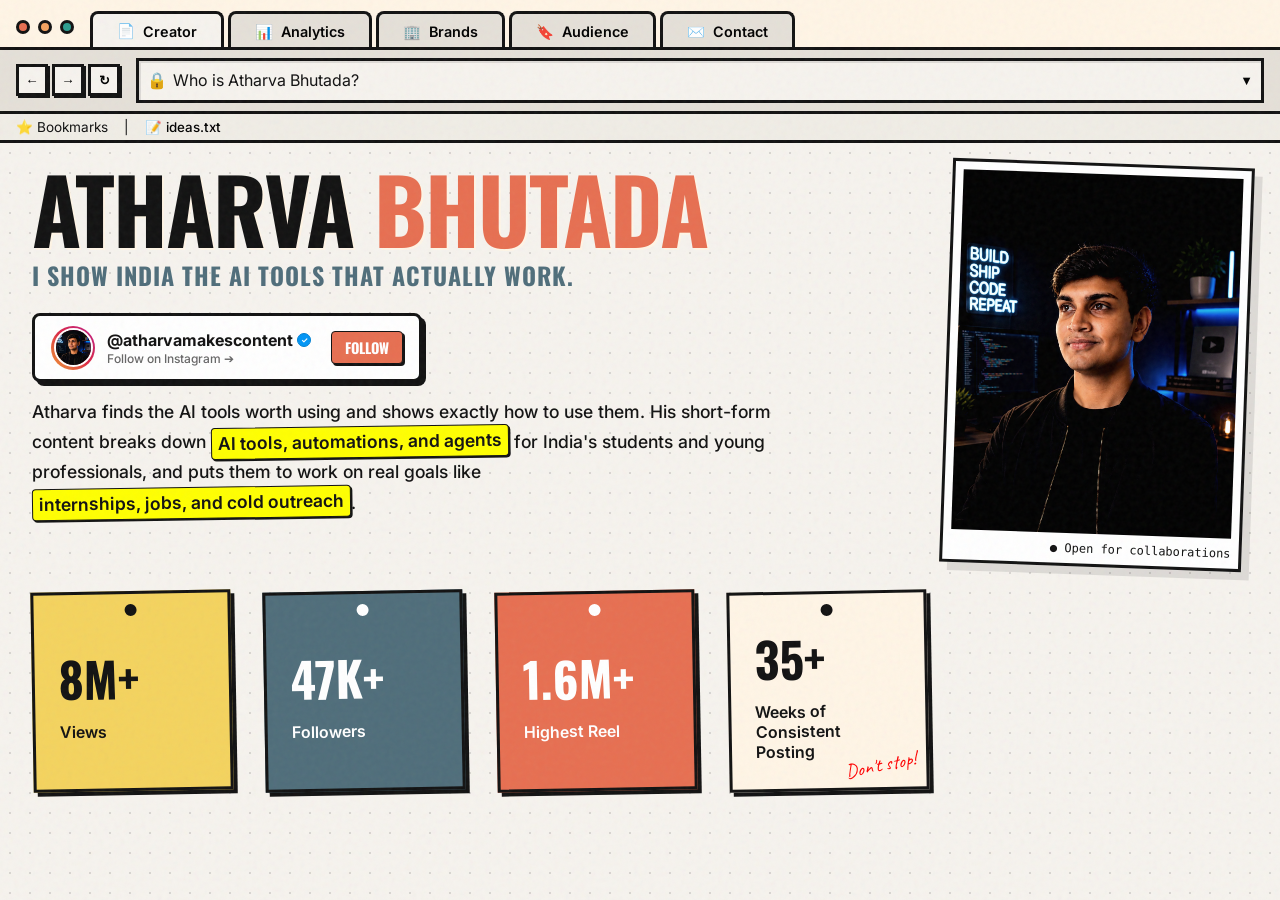
<file: media-kit/index.html>
<!DOCTYPE html>
<html lang="en">

<head>
  <meta charset="UTF-8">
  <meta name="viewport" content="width=device-width, initial-scale=1.0">
  <title>Atharva Bhutada | Creator Workspace</title>
  <meta name="description"
    content="Atharva Bhutada shows India the AI tools that actually work. Creator media kit: stats, audience, brand collabs and rate card.">
  <link rel="stylesheet" href="styles.css">
  <link rel="preconnect" href="https://fonts.googleapis.com">
  <link rel="preconnect" href="https://fonts.gstatic.com" crossorigin>
  <link href="https://fonts.googleapis.com/css2?family=Inter:wght@400;500;600&family=Oswald:wght@500;700&family=Caveat:wght@400;500;600;700&display=swap"
    rel="stylesheet">
</head>

<body>
  <!-- Subtle Grain Texture Overlay -->
  <div class="noise-overlay"></div>

  <main class="browser-window">
    <header class="browser-header">
      <div class="browser-controls">
        <span class="control close"></span>
        <span class="control min"></span>
        <span class="control max"></span>
      </div>
      <nav class="tabs">
        <button class="tab active" data-target="page-creator" aria-label="Creator Tab">
          <span class="tab-icon">📄</span> Creator
        </button>
        <button class="tab" data-target="page-analytics" aria-label="Analytics Tab">
          <span class="tab-icon">📊</span> Analytics
        </button>
        <button class="tab" data-target="page-brands" aria-label="Brands Tab">
          <span class="tab-icon">🏢</span> Brands
        </button>
        <button class="tab" data-target="page-audience" aria-label="Audience Tab">
          <span class="tab-icon">🔖</span> Audience
        </button>
        <button class="tab" data-target="page-contact" aria-label="Contact Tab">
          <span class="tab-icon">✉️</span> Contact
        </button>
      </nav>
    </header>

    <div class="browser-toolbar">
      <div class="nav-buttons">
        <button class="nav-btn" aria-label="Back">←</button>
        <button class="nav-btn" aria-label="Forward">→</button>
        <button class="nav-btn" aria-label="Refresh">↻</button>
      </div>
      <div class="search-bar-container">
        <div class="search-bar">
          <span class="lock-icon">🔒</span>
          <input type="text" value="Who is Atharva Bhutada?" readonly id="address-bar">
          <button class="dropdown-btn" id="search-dropdown-btn">▼</button>
        </div>
        <div class="search-history-dropdown hidden" id="search-history">
          <div class="history-item">🔍 how to scale a creator business</div>
          <div class="history-item">🔍 cold mail experiments 2026</div>
          <div class="history-item archive-link">📁 viral reel archived.mp4</div>
        </div>
      </div>
    </div>

    <div class="bookmarks-bar">
      <span class="bookmark">⭐ Bookmarks</span>
      <span class="bookmark-divider">|</span>
      <button class="bookmark-btn" id="ideas-trigger">📝 ideas.txt</button>
    </div>

    <div class="browser-content">
      <!-- PAGE 1: CREATOR -->
      <section id="page-creator" class="page active">
        <div class="hero-section">
          <div class="hero-text-area">
            <h1>ATHARVA <span style="color: var(--accent-orange);">BHUTADA</span></h1>
            <p class="hero-subheading">I show India the AI tools that actually work.</p>
            <a href="https://www.instagram.com/atharvamakescontent" target="_blank" class="insta-profile-card" aria-label="Follow Atharva on Instagram" style="display: flex; align-items: center; gap: 12px; background-color: white; border: 3px solid #111111; padding: 0.6rem 1rem; margin-top: 1rem; margin-bottom: 0.5rem; max-width: fit-content; text-decoration: none; color: #111111; box-shadow: 4px 4px 0px #111111; border-radius: 8px; cursor: pointer;">
              <div class="insta-avatar-container" style="display: flex; align-items: center; justify-content: center;">
                <div class="insta-avatar-gradient" style="width: 44px; height: 44px; border-radius: 50%; padding: 2.5px; background: linear-gradient(45deg, #f09433 0%, #e6683c 25%, #dc2743 50%, #cc2366 75%, #bc1888 100%); display: flex; align-items: center; justify-content: center;">
                  <img src="assets/hero.jpeg" alt="Atharva Avatar" class="insta-avatar-img" style="width: 100%; height: 100%; border-radius: 50%; object-fit: cover; border: 2px solid white; display: block;">
                </div>
              </div>
              <div class="insta-profile-info" style="display: flex; flex-direction: column; text-align: left;">
                <span class="insta-badge-handle" style="font-family: 'Inter', sans-serif; font-weight: 700; font-size: 1rem; color: #111111; display: flex; align-items: center; gap: 4px;">@atharvamakescontent <span class="verified-badge" style="display: inline-flex; align-items: center; justify-content: center; width: 14px; height: 14px; background-color: #0095F6; color: white; border-radius: 50%; font-size: 8px; font-weight: bold; border: 1px solid #0080d3;">✓</span></span>
                <span class="insta-badge-subtitle" style="font-family: 'Inter', sans-serif; font-size: 0.75rem; color: #666666; font-weight: 500; margin-top: 1px;">Follow on Instagram ➔</span>
              </div>
              <div class="insta-follow-btn" style="background-color: #E76F51; color: white; font-family: 'Oswald', sans-serif; font-size: 0.9rem; font-weight: bold; padding: 0.3rem 0.8rem; border: 1px solid #111111; border-radius: 4px; box-shadow: 2px 2px 0px #111111; margin-left: 8px;">FOLLOW</div>
            </a>
            <p class="tagline" style="font-size: 1.1rem; line-height: 1.6; max-width: 750px; margin-top: 1rem;">
              Atharva finds the AI tools worth using and shows exactly how to use them. His short-form content breaks down
              <span class="highlight">AI tools, automations, and agents</span> for India's students and young professionals, and puts them to work on real goals like <span class="highlight">internships, jobs, and cold outreach</span>.
            </p>
          </div>
          <div class="hero-image-area">
            <div class="image-wrapper">
              <img src="assets/hero.jpeg" alt="Atharva Bhutada Portrait" class="portrait-img"
                id="hero-img">
              <div class="retro-cursor"></div>
              <div class="image-timestamp">● Open for collaborations</div>
            </div>
          </div>
        </div>

        <div class="sticky-board">
          <div class="sticky-note yellow">
            <div class="pin"></div>
            <h3>8M+</h3>
            <p>Views</p>
          </div>
          <div class="sticky-note blue">
            <div class="pin"></div>
            <h3>47K+</h3>
            <p>Followers</p>
          </div>
          <div class="sticky-note orange">
            <div class="pin"></div>
            <h3>1.6M+</h3>
            <p>Highest Reel</p>
          </div>
          <div class="sticky-note cream">
            <div class="pin"></div>
            <h3>35+</h3>
            <p>Weeks of Consistent Posting</p>
            <div class="handwritten-note">Don't stop!</div>
          </div>
        </div>
      </section>

      <!-- PAGE 2: ANALYTICS (Content & Stats) -->
      <section id="page-analytics" class="page hidden">
        <div class="folder-layout">
          <div class="left-col">
            <div class="window-card reels-window">
              <div class="window-header">
                <span>Featured_Reels_2026.mp4</span>
                <div class="window-controls"><span class="win-btn"></span><span class="win-btn"></span><span class="win-btn"></span></div>
              </div>
              <div class="window-body reels-body">
                <div class="reels-grid">
                  <a href="https://www.instagram.com/reel/DaOcpddSeSY/" target="_blank" class="reel-card" title="500 Mails → 7 Offers">
                    <div class="reel-thumb g-offers">
                      <span class="reel-tag">🤝 Apterno</span>
                      <div class="play-btn">▶</div>
                      <div class="reel-label">500 Mails → 7 Offers</div>
                    </div>
                    <div class="reel-meta"><span>30 Jun 2026</span><span>💬 11.8K</span></div>
                  </a>
                  <a href="https://www.instagram.com/reel/DXBwxiekYJd/" target="_blank" class="reel-card" title="Startup Map">
                    <div class="reel-thumb g-map">
                      <span class="reel-tag">🤝 BLR Startup Arena</span>
                      <div class="play-btn">▶</div>
                      <div class="reel-label">Startup Map</div>
                    </div>
                    <div class="reel-meta"><span>12 Apr 2026</span><span>💬 7K</span></div>
                  </a>
                  <a href="https://www.instagram.com/reel/DZ-JqlLBLGi/" target="_blank" class="reel-card" title="TCS Exam Prep">
                    <div class="reel-thumb g-tcs">
                      <div class="play-btn">▶</div>
                      <div class="reel-label">TCS Exam Prep</div>
                    </div>
                    <div class="reel-meta"><span>24 Jun 2026</span><span>💬 4.1K</span></div>
                  </a>
                  <a href="https://www.instagram.com/reel/DcIP2SURNev/" target="_blank" class="reel-card" title="30 Companies Hiring">
                    <div class="reel-thumb g-hiring">
                      <div class="play-btn">▶</div>
                      <div class="reel-label">30 Companies Hiring</div>
                    </div>
                    <div class="reel-meta"><span>17 Aug 2026</span><span>💬 741</span></div>
                  </a>
                  <a href="https://www.instagram.com/reel/DcVoXJFR5ME/" target="_blank" class="reel-card" title="Career Copilot Launch">
                    <div class="reel-thumb g-copilot">
                      <span class="reel-tag">🤝 Apterno</span>
                      <div class="play-btn">▶</div>
                      <div class="reel-label">Career Copilot Launch</div>
                    </div>
                    <div class="reel-meta"><span>22 Aug 2026</span><span>💬 588</span></div>
                  </a>
                  <a href="https://www.instagram.com/reel/DZ6vMtQxtVU/" target="_blank" class="reel-card" title="Cold Mail Workshop">
                    <div class="reel-thumb g-workshop">
                      <div class="play-btn">▶</div>
                      <div class="reel-label">Cold Mail Workshop</div>
                    </div>
                    <div class="reel-meta"><span>22 Jun 2026</span><span>💬 466</span></div>
                  </a>
                </div>
              </div>
            </div>
          </div>

          <div class="right-col">
            <div class="window-card stats-window">
              <div class="window-header">
                <span>Creator_Stats.xls</span>
                <div class="window-controls"><span class="win-btn"></span><span class="win-btn"></span><span class="win-btn"></span></div>
              </div>
              <div class="window-body spreadsheet-style">
                <div class="stat-row header-row">
                  <span>Metric</span><span>Value</span>
                </div>
                <div class="stat-row">
                  <span>Total Views</span><span class="bold">8M+</span>
                </div>
                <div class="stat-row">
                  <span>Followers</span><span class="bold">47K+</span>
                </div>
                <div class="stat-row">
                  <span>Highest Reel</span><span class="bold">1.6M+</span>
                </div>
                <div class="stat-row">
                  <span>Comments (6 featured reels)</span><span class="bold">24.8K+</span>
                </div>
                <div class="stat-row">
                  <span>Core Audience</span><span class="bold">18–24 (67%)</span>
                </div>
                <div class="stat-row">
                  <span>Primary Region</span><span class="bold">India (97.5%)</span>
                </div>
              </div>
            </div>

            <div class="window-card">
              <div class="window-header">
                <span>Comment_Engine.txt</span>
                <div class="window-controls"><span class="win-btn"></span><span class="win-btn"></span><span class="win-btn"></span></div>
              </div>
              <div class="window-body text-editor comment-engine">
                <h3>Views are reach. Comments are intent.</h3>
                <p>My reels end with a <span class="highlight">comment keyword</span>. Viewers comment, get the resource in their DMs, and your product lands in a one-on-one conversation instead of a passing scroll.</p>
                <p class="engine-stat">&gt; 24,872 comments on the 6 featured reels</p>
                <p class="engine-stat">&gt; 11,854 on a single reel</p>
                <p class="engine-note">Counts as of Sep 2026.</p>
              </div>
            </div>
          </div>
        </div>

        <div class="window-card reels-window">
          <div class="window-header">
            <span>Carousels_2026.pdf</span>
            <div class="window-controls"><span class="win-btn"></span><span class="win-btn"></span><span class="win-btn"></span></div>
          </div>
          <div class="window-body reels-body">
            <div class="carousel-grid">
              <a href="https://www.instagram.com/p/DdECjKkErRo/" target="_blank" class="reel-card" title="10 WhatsApp AI agents you can build">
                <div class="reel-thumb carousel-thumb g-copilot">
                  <span class="carousel-icon">❐</span>
                  <div class="reel-label">10 WhatsApp AI Agents</div>
                  <div class="slide-dots"><span></span><span></span><span></span><span></span></div>
                </div>
                <div class="reel-meta"><span>9 Sep</span><span>✨ New</span></div>
              </a>
              <a href="https://www.instagram.com/p/Dc_TYSEEt_4/" target="_blank" class="reel-card" title="Higgsfield-style videos without paying">
                <div class="reel-thumb carousel-thumb g-map">
                  <span class="carousel-icon">❐</span>
                  <div class="reel-label">Higgsfield-Style Videos, Free</div>
                  <div class="slide-dots"><span></span><span></span><span></span><span></span></div>
                </div>
                <div class="reel-meta"><span>8 Sep</span><span>✨ New</span></div>
              </a>
              <a href="https://www.instagram.com/p/DbArvwZkVaQ/" target="_blank" class="reel-card" title="BCG is hiring freshers">
                <div class="reel-thumb carousel-thumb g-hiring">
                  <span class="carousel-icon">❐</span>
                  <div class="reel-label">BCG Is Hiring</div>
                  <div class="slide-dots"><span></span><span></span><span></span><span></span></div>
                </div>
                <div class="reel-meta"><span>20 Jul</span><span>💬 1.3K</span></div>
              </a>
              <a href="https://www.instagram.com/p/Da0wGcAgR5Q/" target="_blank" class="reel-card" title="Deloitte is hiring freshers">
                <div class="reel-thumb carousel-thumb g-tcs">
                  <span class="carousel-icon">❐</span>
                  <div class="reel-label">Deloitte Is Hiring</div>
                  <div class="slide-dots"><span></span><span></span><span></span><span></span></div>
                </div>
                <div class="reel-meta"><span>16 Jul</span><span>💬 712</span></div>
              </a>
              <a href="https://www.instagram.com/p/DbTv6nKys34/" target="_blank" class="reel-card" title="Is ₹6 LPA low or enough?">
                <div class="reel-thumb carousel-thumb g-offers">
                  <span class="carousel-icon">❐</span>
                  <div class="reel-label">₹6 LPA: Low or Enough?</div>
                  <div class="slide-dots"><span></span><span></span><span></span><span></span></div>
                </div>
                <div class="reel-meta"><span>27 Jul</span><span>❤ 692</span></div>
              </a>
            </div>
          </div>
        </div>
      </section>

      <!-- PAGE 3: BRANDS (Partnerships & Collaborations) -->
      <section id="page-brands" class="page hidden">
        <div class="split-brands">
          <div class="previous-collabs">
            <h2 class="section-title">Previous Collaborations</h2>
            <div class="collab-cards">
              <!-- SOLVELY (Browser Mock) -->
              <a href="https://solvely.ai/" target="_blank" class="collab-card solvely-card">
                <div class="collab-header-bar solvely-header">
                  <div class="collab-dots">
                    <span></span><span></span><span></span>
                  </div>
                </div>
                <div class="collab-body">
                  <div class="brand-logo-accent">
                    <span class="sphere-gradient"></span>
                  </div>
                  <span class="collab-name">Solvely.ai</span>
                  <div class="collab-sparkles">✦ ✦</div>
                </div>
              </a>
              <!-- PARAKEET (Spiral Notepad) -->
              <a href="https://www.parakeet-ai.com/" target="_blank" class="collab-card parakeet-card">
                <div class="collab-header-bar parakeet-header">
                  <div class="spiral-loops">
                    <span></span><span></span><span></span><span></span><span></span><span></span><span></span>
                  </div>
                </div>
                <div class="collab-body">
                  <div class="brand-logo-accent">
                    <span class="parakeet-logo-emoji">🦜</span>
                  </div>
                  <span class="collab-name">Parakeet AI</span>
                  <div class="collab-tape-sticker green"></div>
                </div>
              </a>
              <!-- BLR Arena (System Window with Top Tape) -->
              <a href="https://www.blrstartuparena.com/" target="_blank" class="collab-card bsa-card">
                <div class="collab-header-bar bsa-header">
                  <div class="collab-dots white">
                    <span></span><span></span><span></span>
                  </div>
                  <div class="collab-tape-sticker tape-top-right"></div>
                </div>
                <div class="collab-body">
                  <div class="brand-logo-accent">
                    <span class="bsa-logo-emoji">🏰</span>
                  </div>
                  <div class="collab-info">
                    <span class="collab-name">BLR Arena</span>
                    <span class="collab-subname">BANGALORE STARTUP ARENA</span>
                  </div>
                </div>
              </a>
              <!-- CuFlow (Manila Folder with Paperclip) -->
              <a href="https://cuflow.ai/" target="_blank" class="collab-card cuflow-card">
                <div class="collab-folder-tab">AI TOOL</div>
                <div class="collab-paperclip"></div>
                <div class="collab-body">
                  <div class="brand-logo-accent">
                    <span class="cuflow-logo-box">🌙</span>
                  </div>
                  <span class="collab-name">CuFlow AI</span>
                  <div class="collab-action-lines"></div>
                </div>
              </a>
              <!-- GEMINI (Vibrant Gradient Browser Window) -->
              <a href="https://gemini.google.com/" target="_blank" class="collab-card gemini-card">
                <div class="collab-header-bar gemini-header">
                  <div class="collab-dots">
                    <span></span><span></span><span></span>
                  </div>
                </div>
                <div class="collab-body gemini-body">
                  <div class="brand-logo-accent">
                    <span class="gemini-sparkle">✦</span>
                  </div>
                  <span class="collab-name">Gemini</span>
                </div>
              </a>
              <!-- FOLDERLY (Manila Folder with Tan Tape) -->
              <a href="https://folderly.top/" target="_blank" class="collab-card folderly-card">
                <div class="collab-folder-tab-left"></div>
                <div class="collab-tape-sticker tan-top-right"></div>
                <div class="collab-body">
                  <div class="brand-logo-accent">
                    <span class="folderly-logo-emoji">📁</span>
                  </div>
                  <span class="collab-name underline-sketch">folderly.top</span>
                </div>
              </a>
              <!-- SNAPLEARN (Torn Paper with Blue Tape) -->
              <a href="https://snaplearn.tech/" target="_blank" class="collab-card snaplearn-card">
                <div class="collab-header-bar snaplearn-header">
                  <div class="collab-tape-center-blue"></div>
                </div>
                <div class="collab-body">
                  <div class="brand-logo-accent">
                    <span class="snaplearn-logo-emoji">🎓</span>
                  </div>
                  <span class="collab-name">snaplearn</span>
                  <div class="collab-dots-grid"></div>
                </div>
              </a>
              <!-- TRUMIX (Ruled Notepad with Binder Clip) -->
              <a href="https://www.trumix.co.in/shop" target="_blank" class="collab-card trumix-card">
                <div class="collab-header-bar trumix-header">
                  <div class="collab-binder-clip"></div>
                </div>
                <div class="collab-body">
                  <div class="brand-logo-accent">
                    <span class="trumix-logo-emoji">🧪</span>
                  </div>
                  <span class="collab-name highlight-stroke-green">Trumix</span>
                  <div class="collab-action-lines-right"></div>
                </div>
              </a>
              <!-- SUNBEAN COFFEE (Brown Browser Mockup - Text & Emoji) -->
              <a href="https://www.itcportal.com/" target="_blank" class="collab-card sunbean-card">
                <div class="collab-header-bar sunbean-header">
                  <div class="collab-dots">
                    <span></span><span></span><span></span>
                  </div>
                </div>
                <div class="collab-body">
                  <div class="brand-logo-accent">
                    <span class="sunbean-logo-emoji">☕</span>
                  </div>
                  <span class="collab-name">ITC SUNBEAN COFFEE</span>
                  <div class="collab-coffee-stain">🫘</div>
                </div>
              </a>
              <!-- BE10X (Browser Mock) -->
              <a href="https://be10x.in/" target="_blank" class="collab-card solvely-card">
                <div class="collab-header-bar solvely-header">
                  <div class="collab-dots">
                    <span></span><span></span><span></span>
                  </div>
                </div>
                <div class="collab-body">
                  <div class="brand-logo-accent">
                    <span class="parakeet-logo-emoji">🚀</span>
                  </div>
                  <span class="collab-name">Be10x</span>
                  <div class="collab-sparkles">✦ ✦</div>
                </div>
              </a>
              <!-- CODDY (Manila Folder with Paperclip) -->
              <a href="https://coddy.tech/" target="_blank" class="collab-card cuflow-card">
                <div class="collab-folder-tab">CODING</div>
                <div class="collab-paperclip"></div>
                <div class="collab-body">
                  <div class="brand-logo-accent">
                    <span class="cuflow-logo-box">💻</span>
                  </div>
                  <span class="collab-name">coddy.tech</span>
                  <div class="collab-action-lines"></div>
                </div>
              </a>
              <!-- APTERNO (Ruled Notepad with Binder Clip) -->
              <a href="https://apterno.com/" target="_blank" class="collab-card trumix-card">
                <div class="collab-header-bar trumix-header">
                  <div class="collab-binder-clip"></div>
                </div>
                <div class="collab-body">
                  <div class="brand-logo-accent">
                    <span class="trumix-logo-emoji">🎯</span>
                  </div>
                  <span class="collab-name highlight-stroke-green">Apterno</span>
                  <div class="collab-action-lines-right"></div>
                </div>
              </a>
            </div>
          </div>

          <div class="partnership-options">
            <h2 class="section-title">Partnership Options</h2>
            <div class="partnership-windows">
              <div class="window-card">
                <div class="window-header"><span>UGC.exe</span></div>
                <div class="window-body">
                  <h3>UGC</h3>
                  <p>Authentic, high-converting content for ads.</p>
                </div>
              </div>

              <div class="window-card">
                <div class="window-header"><span>Dedicated_Reel.mp4</span></div>
                <div class="window-body">
                  <h3>Dedicated Reel</h3>
                  <p>A full walkthrough of your AI tool or product, in my voice.</p>
                </div>
              </div>

              <div class="window-card">
                <div class="window-header"><span>Story_Promo.jpg</span></div>
                <div class="window-body">
                  <h3>Story Promotion</h3>
                  <p>Time-sensitive promotions and link-clicks.</p>
                </div>
              </div>

              <div class="window-card">
                <div class="window-header"><span>Long_Term.doc</span></div>
                <div class="window-body">
                  <h3>Long-term Collaboration</h3>
                  <p>Ongoing ambassadorship and trust building.</p>
                </div>
              </div>
            </div>
          </div>

          <div class="rate-card">
            <h2 class="section-title">Rate Card</h2>
            <div class="window-card stats-window">
              <div class="window-header">
                <span>Rate_Card_2026.xls</span>
                <div class="window-controls"><span class="win-btn"></span><span class="win-btn"></span><span
                    class="win-btn"></span></div>
              </div>
              <div class="window-body spreadsheet-style">
                <div class="stat-row header-row">
                  <span>Deliverable</span><span>Starting from (INR)</span>
                </div>
                <div class="stat-row">
                  <span>Dedicated Reel (AI tool walkthrough)</span><span class="bold">₹15,000</span>
                </div>
                <div class="stat-row">
                  <span>Story Promotion (with link)</span><span class="bold">₹4,000</span>
                </div>
                <div class="stat-row">
                  <span>UGC Video (for your ads)</span><span class="bold">₹10,000</span>
                </div>
                <div class="stat-row">
                  <span>Reel + Story Combo</span><span class="bold">₹18,000</span>
                </div>
                <div class="stat-row">
                  <span>Long-term Collaboration</span><span class="bold">₹45,000/mo</span>
                </div>
                <div class="stat-row header-row">
                  <span>GST extra · 50% advance · 2 revisions · Usage rights &amp; exclusivity quoted separately</span>
                </div>
              </div>
            </div>
          </div>
        </div>
      </section>

      <!-- PAGE 4: AUDIENCE -->
      <section id="page-audience" class="page hidden">
        <h2 class="section-title">Saved Audience Insights</h2>
        <div class="audience-layout">
          <div class="bookmark-folders">
            <ul class="tree-view">
              <li>📂 Audience Demographics
                <ul>
                  <li>📄 Students</li>
                  <li>📄 Young professionals</li>
                  <li>📄 Builders</li>
                  <li>📄 Productivity audience</li>
                </ul>
              </li>
            </ul>
          </div>

          <div class="graphs-container">
            <div class="window-card graph-window">
              <div class="window-header">Demographics_Age.png</div>
              <div class="window-body graph-body">
                <h3 style="text-align: center; margin-bottom: 1rem; font-family: var(--font-header);">Age Range</h3>
                <div class="bar-graph age-graph">
                  <div class="bar-container">
                    <div class="bar" style="height: 1.2%;" title="1.2%"></div><span>13-17</span>
                  </div>
                  <div class="bar-container">
                    <div class="bar" style="height: 67.2%;" title="67.2%"></div><span>18-24</span>
                  </div>
                  <div class="bar-container">
                    <div class="bar" style="height: 26.5%;" title="26.5%"></div><span>25-34</span>
                  </div>
                  <div class="bar-container">
                    <div class="bar" style="height: 2.8%;" title="2.8%"></div><span>35-44</span>
                  </div>
                  <div class="bar-container">
                    <div class="bar" style="height: 1.6%;" title="1.6%"></div><span>45-54</span>
                  </div>
                  <div class="bar-container">
                    <div class="bar" style="height: 0.6%;" title="0.6%"></div><span>55+</span>
                  </div>
                </div>

                <h3 style="text-align: center; margin: 2rem 0 1rem; font-family: var(--font-header);">Gender Split</h3>
                <div class="gender-split">
                  <div class="gender-bar-container">
                    <span>Men (69.4%)</span>
                    <div class="gender-bar-bg">
                      <div class="gender-bar men" style="width: 69.4%;"></div>
                    </div>
                  </div>
                  <div class="gender-bar-container">
                    <span>Women (30.6%)</span>
                    <div class="gender-bar-bg">
                      <div class="gender-bar women" style="width: 30.6%;"></div>
                    </div>
                  </div>
                </div>
              </div>
            </div>

            <div class="window-card metrics-window">
              <div class="window-header">Top_Locations.csv</div>
              <div class="window-body">
                <div class="highlighted-text">Highly concentrated in India!</div>
                <table class="retro-table">
                  <tr>
                    <th>Country</th>
                    <th>Audience %</th>
                  </tr>
                  <tr>
                    <td>India</td>
                    <td class="bold-stat">97.5%</td>
                  </tr>
                  <tr>
                    <td>Bangladesh</td>
                    <td>0.5%</td>
                  </tr>
                  <tr>
                    <td>United States</td>
                    <td>0.4%</td>
                  </tr>
                  <tr>
                    <td>United Kingdom</td>
                    <td>0.1%</td>
                  </tr>
                  <tr>
                    <td>Uzbekistan</td>
                    <td>0.1%</td>
                  </tr>
                </table>
              </div>
            </div>
          </div>
        </div>
      </section>

      <!-- PAGE 5: CONTACT -->
      <section id="page-contact" class="page hidden">
        <div class="email-client">
          <div class="window-header">
            <span>New Message</span>
            <div class="window-controls"><span class="win-btn"></span><span class="win-btn"></span><span
                class="win-btn"></span></div>
          </div>
          <div class="email-toolbar">
            <button class="email-btn primary" id="send-email-btn">Send Email</button>
            <button class="email-btn wa-btn" id="send-wa-btn">WhatsApp</button>
            <button class="email-btn">Attach</button>
            <button class="email-btn">Discard</button>
          </div>
          <div class="email-fields">
            <div class="field-row">
              <span class="label">To:</span>
              <input type="text" value="atharvabhutada169@gmail.com" class="email-input" readonly>
            </div>
            <div class="field-row">
              <span class="label">Subject:</span>
              <input type="text" value="Let's build something together." class="email-input" id="email-subject">
            </div>
          </div>
          <div class="email-body-area">
            <textarea placeholder="Tell me what you're building:&#10;• Brand / company&#10;• Website or Instagram&#10;• What you're after (reel, story, UGC, long-term)&#10;• Budget &amp; timeline (optional)" class="email-textarea" id="email-body"></textarea>
            <div class="email-signature">
              <p>--</p>
              <p><strong>Atharva Bhutada</strong></p>
              <p>Instagram: <a href="https://instagram.com/atharvamakescontent" target="_blank">@atharvamakescontent</a></p>
              <p>Email: <a href="mailto:atharvabhutada169@gmail.com">atharvabhutada169@gmail.com</a></p>
              <p>Phone: +91 7075969025</p>
            </div>
          </div>
        </div>
      </section>
    </div>
  </main>

  <!-- Easter Eggs Modals -->
  <div id="ideas-modal" class="modal hidden">
    <div class="window-card modal-content">
      <div class="window-header">
        <span>ideas.txt</span>
        <button class="close-modal">X</button>
      </div>
      <div class="window-body text-editor">
        > build an email course<br>
        > reach out to 50 founders this week<br>
        > document the process<br>
        > drink more water<br>
        <span class="cursor-blink">_</span>
      </div>
    </div>
  </div>

  <script src="script.js"></script>
</body>

</html>
</file>
<file: media-kit/styles.css>
:root {
  /* Color Palette */
  --bg-color: #F6F3EE;
  --text-primary: #111111;
  --accent-orange: #E76F51;
  --accent-blue: #4F6D7A;
  --accent-cream: #FFF5E6;
  
  /* Typography */
  --font-header: 'Oswald', sans-serif;
  --font-body: 'Inter', sans-serif;
  
  /* UI Elements */
  --border-thick: 3px solid #111111;
  --border-thin: 1px solid #111111;
  --box-shadow: 4px 4px 0px #111111;
  --box-shadow-hover: 2px 2px 0px #111111;
}

* {
  box-sizing: border-box;
  margin: 0;
  padding: 0;
}

body {
  background-color: var(--text-primary);
  color: var(--text-primary);
  font-family: var(--font-body);
  display: flex;
  justify-content: center;
  align-items: center;
  height: 100vh;
  padding: 0;
  margin: 0;
  position: relative;
  overflow: hidden;
}

/* Subtle Grain Texture */
.noise-overlay {
  position: fixed;
  top: 0;
  left: 0;
  width: 100%;
  height: 100%;
  pointer-events: none;
  z-index: 9999;
  background-image: url("data:image/svg+xml,%3Csvg viewBox='0 0 200 200' xmlns='http://www.w3.org/2000/svg'%3E%3Cfilter id='noiseFilter'%3E%3CfeTurbulence type='fractalNoise' baseFrequency='0.85' numOctaves='3' stitchTiles='stitch'/%3E%3C/filter%3E%3Crect width='100%25' height='100%25' filter='url(%23noiseFilter)' opacity='0.05'/%3E%3C/svg%3E");
}

/* Main Browser Window */
.browser-window {
  background-color: var(--bg-color);
  width: 100vw;
  height: 100vh;
  max-width: 100vw;
  min-height: 100vh;
  border: none;
  border-radius: 0;
  box-shadow: none;
  display: flex;
  flex-direction: column;
  overflow: hidden;
  position: relative;
  z-index: 1;
}

/* Browser Header */
.browser-header {
  background-color: var(--accent-cream);
  border-bottom: var(--border-thick);
  display: flex;
  align-items: flex-end;
  padding: 0.5rem 1rem 0;
  gap: 1rem;
}

.browser-controls {
  display: flex;
  gap: 8px;
  padding-bottom: 0.8rem;
}

.control {
  width: 14px;
  height: 14px;
  border-radius: 50%;
  border: var(--border-thick);
}

.control.close { background-color: var(--accent-orange); }
.control.min { background-color: #F4A261; }
.control.max { background-color: #2A9D8F; }

/* Tabs */
.tabs {
  display: flex;
  gap: 4px;
  overflow-x: auto;
  overflow-y: hidden;
  -ms-overflow-style: none;  /* IE and Edge */
  scrollbar-width: none;  /* Firefox */
}

.tabs::-webkit-scrollbar {
  display: none; /* Chrome, Safari and Opera */
}

.tab {
  background-color: #E5E0D8;
  border: var(--border-thick);
  border-bottom: none;
  border-radius: 8px 8px 0 0;
  padding: 0.5rem 1.5rem;
  font-family: var(--font-body);
  font-weight: 600;
  font-size: 0.9rem;
  cursor: pointer;
  display: flex;
  align-items: center;
  gap: 8px;
  transition: all 0.2s;
  position: relative;
  top: 3px;
}

.tab:hover {
  background-color: #F0EDE6;
}

.tab.active {
  background-color: var(--bg-color);
  z-index: 2;
  top: 3px;
  padding-bottom: 0.8rem;
  margin-bottom: -3px;
}

/* Browser Toolbar */
.browser-toolbar {
  background-color: #E5E0D8;
  padding: 0.5rem 1rem;
  border-bottom: var(--border-thick);
  display: flex;
  align-items: center;
  gap: 1rem;
}

.nav-buttons {
  display: flex;
  gap: 4px;
}

.nav-btn {
  background-color: var(--bg-color);
  border: var(--border-thick);
  width: 32px;
  height: 32px;
  font-weight: bold;
  cursor: pointer;
  box-shadow: 2px 2px 0px #111111;
}

.nav-btn:active {
  box-shadow: 0px 0px 0px #111111;
  transform: translate(2px, 2px);
}

.search-bar-container {
  flex-grow: 1;
  position: relative;
}

.search-bar {
  display: flex;
  align-items: center;
  background-color: var(--bg-color);
  border: var(--border-thick);
  padding: 0.2rem 0.5rem;
  box-shadow: inset 2px 2px 0px rgba(0,0,0,0.1);
}

.search-bar input {
  flex-grow: 1;
  border: none;
  background: transparent;
  padding: 0.4rem;
  font-family: var(--font-body);
  font-size: 1rem;
  color: var(--text-primary);
  outline: none;
}

.dropdown-btn {
  background: none;
  border: none;
  cursor: pointer;
  font-size: 0.8rem;
}

/* Fake History Dropdown */
.search-history-dropdown {
  position: absolute;
  top: 100%;
  left: 0;
  width: 100%;
  background-color: var(--bg-color);
  border: var(--border-thick);
  border-top: none;
  box-shadow: var(--box-shadow);
  z-index: 100;
}

.history-item {
  padding: 0.5rem 1rem;
  cursor: pointer;
  border-bottom: var(--border-thin);
}
.history-item:last-child { border-bottom: none; }
.history-item:hover { background-color: var(--accent-cream); }
.archive-link { color: var(--accent-blue); font-weight: 600; }

/* Bookmarks Bar */
.bookmarks-bar {
  background-color: #F0EDE6;
  padding: 0.3rem 1rem;
  border-bottom: var(--border-thick);
  display: flex;
  gap: 1rem;
  font-size: 0.85rem;
  align-items: center;
}

.bookmark-btn {
  background: none;
  border: none;
  font-family: var(--font-body);
  cursor: pointer;
  font-weight: 500;
}
.bookmark-btn:hover { text-decoration: underline; }

/* Content Area */
.browser-content {
  flex-grow: 1;
  overflow-y: auto;
  position: relative;
  padding: 1.25rem 2rem; /* Reduced top/bottom padding to push header up */
  background-color: var(--bg-color);
  background-image: radial-gradient(rgba(0,0,0,0.12) 1.5px, transparent 1.5px);
  background-size: 20px 20px;
}

.page {
  display: none;
  animation: fadeIn 0.3s ease;
}

.page.active {
  display: block;
}

@keyframes fadeIn {
  from { opacity: 0; transform: translateY(5px); }
  to { opacity: 1; transform: translateY(0); }
}

/* --- PAGE 1: CREATOR --- */
.hero-section {
  display: flex;
  align-items: flex-start; /* Snap text and image flush with the top */
  justify-content: space-between;
  margin-bottom: 1.5rem; /* Tighter gap below description to bring stats up */
}

.hero-text-area h1 {
  font-family: var(--font-header);
  font-size: 5.6rem; /* Enlarged header font size */
  line-height: 1.0;
  text-transform: uppercase;
  letter-spacing: -2px;
  margin-bottom: 0.3rem; /* Tighter gap */
  white-space: nowrap; /* Forces name to stay on a single line */
  text-shadow: 2px 2px 0px var(--accent-cream);
}

/* Hero Subheading */
.hero-subheading {
  font-family: var(--font-header);
  font-size: 1.5rem;
  font-weight: 700;
  color: var(--accent-blue);
  text-transform: uppercase;
  letter-spacing: 1px;
  margin-top: 0.1rem;
  margin-bottom: 1.25rem;
  text-align: left;
}

/* Skills Sticker Badges to Fill Dead Space */
.skills-stickers {
  display: flex;
  gap: 12px;
  flex-wrap: wrap;
  margin-top: 1.25rem;
}

.sticker-badge {
  font-family: var(--font-header);
  font-size: 0.95rem;
  font-weight: bold;
  text-transform: uppercase;
  padding: 0.4rem 0.8rem;
  border: var(--border-thick);
  border-radius: 4px;
  box-shadow: 2px 2px 0px #111111;
  transform: rotate(var(--rot, -1deg));
  transition: all 0.2s cubic-bezier(0.175, 0.885, 0.32, 1.275);
  cursor: pointer;
  background-color: white;
}

.sticker-badge:hover {
  transform: scale(1.06) rotate(var(--hover-rot, 1deg));
  box-shadow: 4px 4px 0px #111111;
}

.sticker-badge.green { background-color: #2a9d8f; color: white; --rot: -1.5deg; --hover-rot: 1deg; }
.sticker-badge.pink { background-color: #e9c46a; color: #111111; --rot: 1deg; --hover-rot: -2deg; }
.sticker-badge.blue { background-color: #4f6d7a; color: white; --rot: -1deg; --hover-rot: 2deg; }
.sticker-badge.orange { background-color: #e76f51; color: white; --rot: 2deg; --hover-rot: -1deg; }

.tagline {
  font-size: 1.5rem;
  font-weight: 500;
  max-width: 500px;
}

/* Instagram Profile Card */
.insta-profile-card {
  display: flex;
  align-items: center;
  gap: 12px;
  background-color: white;
  border: var(--border-thick);
  padding: 0.6rem 1rem;
  margin-top: 1.5rem;
  margin-bottom: 0.5rem;
  max-width: fit-content;
  text-decoration: none !important;
  color: var(--text-primary) !important;
  box-shadow: var(--box-shadow);
  transition: all 0.2s cubic-bezier(0.175, 0.885, 0.32, 1.275);
  border-radius: 8px;
  cursor: pointer;
}

.insta-profile-card:hover {
  transform: translate(-3px, -3px);
  box-shadow: 7px 7px 0px #111;
}

.insta-profile-card:active {
  transform: translate(2px, 2px);
  box-shadow: 2px 2px 0px #111;
}

/* Avatar styling with story gradient */
.insta-avatar-gradient {
  width: 44px;
  height: 44px;
  border-radius: 50%;
  padding: 2.5px;
  background: linear-gradient(45deg, #f09433 0%, #e6683c 25%, #dc2743 50%, #cc2366 75%, #bc1888 100%);
  display: flex;
  align-items: center;
  justify-content: center;
}

.insta-avatar-img {
  width: 100%;
  height: 100%;
  border-radius: 50%;
  object-fit: cover;
  border: 2px solid white;
}

/* Profile details */
.insta-profile-info {
  display: flex;
  flex-direction: column;
  text-align: left;
}

.insta-badge-handle {
  font-family: var(--font-body);
  font-weight: 700;
  font-size: 1rem;
  color: var(--text-primary);
}

.insta-badge-subtitle {
  font-family: var(--font-body);
  font-size: 0.75rem;
  color: #666;
  font-weight: 500;
  margin-top: 1px;
}

/* Neobrutalist follow button inside card */
.insta-follow-btn {
  background-color: var(--accent-orange);
  color: white;
  font-family: var(--font-header);
  font-size: 0.9rem;
  font-weight: bold;
  padding: 0.3rem 0.8rem;
  border: var(--border-thin);
  border-radius: 4px;
  box-shadow: 2px 2px 0px #111;
  transition: all 0.1s ease;
  margin-left: 8px;
}

.insta-profile-card:hover .insta-follow-btn {
  background-color: var(--text-primary);
  color: white;
  box-shadow: 3px 3px 0px var(--accent-orange);
  transform: translate(-1px, -1px);
}

.highlight {
  background-color: #FFFF00; /* Bright highlighter yellow */
  color: #111111;
  font-weight: 600;
  padding: 1px 6px;
  border-radius: 4px;
  border: 1.5px solid #111111;
  box-shadow: 1.5px 1.5px 0px #111111;
  display: inline-block;
  transform: rotate(-0.8deg);
}

.hero-image-area {
  position: relative;
}

.image-wrapper {
  border: var(--border-thick);
  padding: 0.5rem;
  background-color: white;
  box-shadow: 8px 8px 0px rgba(0,0,0,0.1);
  transform: rotate(2deg);
}

.portrait-img {
  width: 280px; /* Restored size to fill blank space beautifully */
  height: 360px;
  object-fit: cover;
  display: block;
  filter: contrast(1.1) grayscale(0.2);
}

.image-timestamp {
  font-size: 0.75rem;
  text-align: right;
  margin-top: 0.5rem;
  font-family: monospace;
}

/* Sticky Board */
.sticky-board {
  display: flex;
  gap: 2rem;
  flex-wrap: wrap;
}

.sticky-note {
  width: 200px;
  height: 200px;
  padding: 1.5rem;
  border: var(--border-thick);
  box-shadow: var(--box-shadow);
  display: flex;
  flex-direction: column;
  justify-content: center;
  position: relative;
  transition: transform 0.2s;
  --drag-x: 0px;
  --drag-y: 0px;
  --rot: -1deg;
  --scale: 1;
  transform: translate(var(--drag-x), var(--drag-y)) rotate(var(--rot)) scale(var(--scale));
  cursor: grab;
}

.sticky-note:hover {
  --scale: 1.05;
  --rot: -2deg;
}

.sticky-note .pin {
  width: 12px;
  height: 12px;
  background-color: #111;
  border-radius: 50%;
  position: absolute;
  top: 10px;
  left: 50%;
  transform: translateX(-50%);
}

.sticky-note h3 {
  font-family: var(--font-header);
  font-size: 3rem;
  margin-bottom: 0.5rem;
}
.sticky-note p { font-weight: 600; }

.yellow { background-color: #F4D35E; }
.blue { background-color: var(--accent-blue); color: white; }
.blue h3 { color: white; }
.blue .pin { background-color: white; }
.orange { background-color: var(--accent-orange); color: white; }
.orange .pin { background-color: white; }
.cream { background-color: var(--accent-cream); }

.handwritten-note {
  font-family: 'Caveat', cursive, sans-serif;
  color: red;
  position: absolute;
  bottom: 10px;
  right: 10px;
  transform: rotate(-10deg);
  font-size: 1.2rem;
}

/* --- COMMON RETRO WINDOW STYLES --- */
.window-card {
  background-color: var(--bg-color);
  border: var(--border-thick);
  box-shadow: var(--box-shadow);
  margin-bottom: 2rem;
  --drag-x: 0px;
  --drag-y: 0px;
  transform: translate(var(--drag-x), var(--drag-y));
  position: relative;
}

.window-header {
  background-color: var(--text-primary);
  color: var(--bg-color);
  padding: 0.5rem 1rem;
  font-family: var(--font-header);
  display: flex;
  justify-content: space-between;
  align-items: center;
}

.window-controls {
  display: flex;
  gap: 4px;
}
.win-btn {
  width: 10px; height: 10px;
  background-color: var(--bg-color);
  border-radius: 50%;
}

.window-body {
  padding: 1.5rem;
  background-color: white;
}

.section-title {
  font-family: var(--font-header);
  font-size: 2rem;
  margin-bottom: 1.5rem;
  text-transform: uppercase;
}

/* --- PAGE 2: ANALYTICS --- */
.folder-layout {
  display: flex;
  gap: 3rem;
}
.left-col { flex: 1; }
.right-col { flex: 1; }

.folder-grid {
  display: grid;
  grid-template-columns: repeat(auto-fill, minmax(120px, 1fr));
  gap: 1.5rem;
}

.folder-card {
  display: flex;
  flex-direction: column;
  align-items: center;
  gap: 0.5rem;
  cursor: pointer;
  transition: transform 0.1s;
}
.folder-card:hover .folder-icon { transform: scale(1.1); }
.folder-card:active { transform: scale(0.95); }
.folder-icon { font-size: 3rem; transition: transform 0.2s; }
.folder-name { font-weight: 500; font-size: 0.9rem; text-align: center; }

.spreadsheet-style {
  padding: 0;
}
.stat-row {
  display: flex;
  justify-content: space-between;
  padding: 1rem;
  border-bottom: var(--border-thin);
}
.stat-row:last-child { border-bottom: none; }
.header-row {
  background-color: #E5E0D8;
  font-weight: bold;
}
.stat-row .bold { font-weight: 700; font-family: monospace; font-size: 1.1rem; }

/* Reels Grid */
.reels-grid {
  display: grid;
  grid-template-columns: repeat(2, 1fr);
  gap: 1rem;
}

.reel-card {
  text-decoration: none;
  display: block;
  transition: transform 0.2s, box-shadow 0.2s;
  border: var(--border-thick);
  border-radius: 4px;
  overflow: hidden;
  box-shadow: 2px 2px 0px #111;
}

.reel-card:hover {
  transform: translate(-2px, -2px);
  box-shadow: 4px 4px 0px #111;
}

.reel-thumb {
  height: 180px;
  display: flex;
  flex-direction: column;
  justify-content: center;
  align-items: center;
  position: relative;
  color: white;
  background-size: cover;
  background-position: center;
}

.play-btn {
  font-size: 2.5rem;
  margin-bottom: 0.5rem;
  text-shadow: 2px 2px 0px rgba(0,0,0,0.3);
  transition: transform 0.2s;
}

.reel-card:hover .play-btn {
  transform: scale(1.2);
}

.reel-label {
  font-family: var(--font-header);
  font-size: 1.2rem;
  font-weight: 700;
  text-transform: uppercase;
  text-shadow: 1px 1px 0px rgba(0,0,0,0.5);
  background-color: rgba(0,0,0,0.2);
  padding: 0.2rem 0.5rem;
  border-radius: 4px;
}
.reels-window .reel-label {
  font-size: 0.95rem;
  text-align: center;
  margin: 0 0.5rem;
}

/* Featured Reels Thumbnails */
.g-offers { background: linear-gradient(135deg, #E76F51 0%, #9B2C1F 100%); }
.g-map { background: linear-gradient(135deg, #4F6D7A 0%, #1D3540 100%); }
.g-tcs { background: linear-gradient(135deg, #F4D35E 0%, #E9A23B 100%); color: #111; }
.g-hiring { background: linear-gradient(135deg, #2A9D8F 0%, #145C54 100%); }
.g-copilot { background: linear-gradient(135deg, #111111 0%, #E76F51 100%); }
.g-workshop { background: linear-gradient(135deg, #FFF5E6 0%, #E5D0B5 100%); color: #111; }
.g-tcs .reel-label, .g-workshop .reel-label {
  text-shadow: none;
  background-color: rgba(255,255,255,0.5);
}

.reel-tag {
  position: absolute;
  top: 8px;
  left: 8px;
  background-color: #FFFF00;
  color: #111;
  font-family: var(--font-body);
  font-size: 0.65rem;
  font-weight: 700;
  padding: 2px 6px;
  border: 1.5px solid #111;
  border-radius: 3px;
  box-shadow: 1.5px 1.5px 0px #111;
  transform: rotate(-2deg);
}

.reel-meta {
  display: flex;
  justify-content: space-between;
  padding: 0.4rem 0.6rem;
  background-color: white;
  border-top: var(--border-thick);
  font-family: monospace;
  font-size: 0.8rem;
  font-weight: 700;
  color: var(--text-primary);
}

/* Carousels */
.carousel-grid {
  display: grid;
  grid-template-columns: repeat(auto-fit, minmax(130px, 1fr));
  gap: 1rem;
}
.carousel-thumb {
  height: auto;
  aspect-ratio: 4 / 5;
}
.carousel-icon {
  position: absolute;
  top: 6px;
  right: 8px;
  font-size: 1.1rem;
  text-shadow: 1px 1px 0px rgba(0,0,0,0.3);
}
.slide-dots {
  position: absolute;
  bottom: 10px;
  display: flex;
  gap: 4px;
}
.slide-dots span {
  width: 6px;
  height: 6px;
  border-radius: 50%;
  border: 1px solid #111;
  background-color: rgba(255,255,255,0.5);
}
.slide-dots span:first-child { background-color: white; }

/* Comment Engine note */
.comment-engine h3 {
  font-family: var(--font-header);
  font-size: 1.4rem;
  text-transform: uppercase;
  margin-bottom: 0.75rem;
}
.comment-engine p { margin-bottom: 0.75rem; font-family: var(--font-body); }
.comment-engine .engine-stat {
  font-family: monospace;
  font-weight: 700;
  margin-bottom: 0.25rem;
}
.comment-engine .engine-note {
  font-size: 0.75rem;
  color: #666;
  margin: 0.75rem 0 0;
}

/* --- PAGE 3: BRANDS --- */
.split-brands {
  display: flex;
  flex-direction: column;
  gap: 3rem;
}

.collab-cards {
  display: flex;
  gap: 1.5rem;
  flex-wrap: wrap;
  margin-top: 2.2rem; /* Spacing for folder tabs/paperclips */
}

.collab-card {
  width: 175px;
  height: 110px;
  border: var(--border-thick);
  display: flex;
  flex-direction: column;
  align-items: stretch;
  justify-content: flex-start;
  background-color: #FAF8F5; /* Off-white base card background */
  text-decoration: none;
  color: var(--text-primary);
  border-radius: 6px;
  position: relative;
  overflow: visible; /* Crucial for overlapping paperclips/tabs */
  transition: all 0.2s cubic-bezier(0.175, 0.885, 0.32, 1.275);
}

.collab-header-bar {
  height: 16px;
  width: 100%;
  border-bottom: var(--border-thick);
  position: relative;
  display: flex;
  align-items: center;
}

.collab-dots {
  display: flex;
  gap: 4px;
  padding-left: 8px;
}

.collab-dots span {
  width: 5px;
  height: 5px;
  border-radius: 50%;
  border: 1px solid #111;
  background-color: white;
  display: block;
}

.collab-dots.white span {
  background-color: #FAF8F5;
}

.collab-body {
  display: flex;
  align-items: center;
  justify-content: center;
  flex-grow: 1;
  padding: 0.6rem 0.4rem;
  position: relative;
  gap: 8px;
}

.collab-name {
  font-family: var(--font-body);
  font-weight: 700;
  font-size: 1.05rem;
  color: var(--text-primary);
  text-align: center;
}

.brand-logo-accent {
  display: flex;
  align-items: center;
  justify-content: center;
}

.collab-card:hover {
  transform: translate(-4px, -4px);
}

.collab-card:active {
  transform: translate(1px, 1px);
  box-shadow: 1px 1px 0px #111111 !important;
}

/* --- SOLVELY CARD (Browser Window Mock) --- */
.solvely-card .solvely-header {
  background-color: #4DA3FF;
}
.solvely-card {
  box-shadow: 4px 4px 0px #4DA3FF;
}
.solvely-card:hover {
  box-shadow: 6px 6px 0px #4DA3FF;
}
.sphere-gradient {
  width: 26px;
  height: 26px;
  border-radius: 50%;
  background: radial-gradient(circle at 30% 30%, #a1c4fd 0%, #c2e9fb 30%, #4facfe 70%, #000000 100%);
  display: inline-block;
  border: 1.5px solid #111;
}
.collab-sparkles {
  position: absolute;
  bottom: 8px;
  right: 8px;
  font-family: var(--font-header);
  font-size: 0.8rem;
  color: #111;
  font-weight: 900;
}

/* --- PARAKEET CARD (Notepad with spiral rings & green tape) --- */
.parakeet-card .parakeet-header {
  background-color: #FAF8F5;
  border-bottom: 2px dashed #CCCCCC;
  height: 12px;
}
.parakeet-card {
  box-shadow: 4px 4px 0px #7ED957;
}
.parakeet-card:hover {
  box-shadow: 6px 6px 0px #7ED957;
}
.spiral-loops {
  position: absolute;
  top: -8px;
  left: 12px;
  display: flex;
  gap: 16px;
  z-index: 10;
}
.spiral-loops span {
  width: 3px;
  height: 14px;
  background-color: #FAF8F5;
  border: 2px solid #111;
  border-radius: 3px;
  display: block;
}
.parakeet-logo-emoji {
  font-size: 1.7rem;
}
.collab-tape-sticker.green {
  position: absolute;
  bottom: -6px;
  right: 12px;
  width: 35px;
  height: 14px;
  background-color: rgba(126, 217, 87, 0.7);
  border: 1px dashed rgba(0, 0, 0, 0.3);
  transform: rotate(-15deg);
  z-index: 5;
  box-shadow: 1px 1px 2px rgba(0,0,0,0.05);
}

/* --- BLR ARENA CARD (Dark Window mockup with Top Tape) --- */
.bsa-card .bsa-header {
  background-color: #2A2A2A;
  height: 18px;
}
.bsa-card {
  box-shadow: 4px 4px 0px #CCCCCC;
}
.bsa-card:hover {
  box-shadow: 6px 6px 0px #CCCCCC;
}
.bsa-logo-emoji {
  font-size: 1.6rem;
}
.collab-info {
  display: flex;
  flex-direction: column;
  text-align: left;
}
.collab-subname {
  font-size: 0.55rem;
  color: #666;
  font-weight: 800;
  letter-spacing: 0.2px;
  margin-top: 1px;
}
.tape-top-right {
  position: absolute;
  top: -9px;
  right: 12px;
  width: 32px;
  height: 12px;
  background-color: rgba(229, 208, 181, 0.85);
  border: 1px dashed rgba(0, 0, 0, 0.2);
  transform: rotate(20deg);
  z-index: 5;
}

/* --- CUFLOW CARD (Folder tab + paperclip + action strokes) --- */
.cuflow-card {
  box-shadow: 4px 4px 0px #D8D8D8;
}
.cuflow-card:hover {
  box-shadow: 6px 6px 0px #D8D8D8;
}
.collab-folder-tab {
  position: absolute;
  top: -19px;
  left: 12px;
  background-color: #FAF8F5;
  border: var(--border-thick);
  border-bottom: none;
  border-radius: 4px 4px 0 0;
  padding: 0px 8px;
  font-size: 0.6rem;
  font-weight: 800;
  font-family: var(--font-body);
  z-index: 2;
  height: 17px;
  display: flex;
  align-items: center;
  justify-content: center;
}
.collab-paperclip {
  position: absolute;
  top: -12px;
  right: 16px;
  width: 8px;
  height: 26px;
  border: 2px solid #111111;
  border-radius: 6px;
  background-color: #ECECEC;
  z-index: 10;
  transform: rotate(15deg);
  box-shadow: 1px 1px 0px rgba(0,0,0,0.15);
}
.cuflow-logo-box {
  display: inline-flex;
  align-items: center;
  justify-content: center;
  width: 28px;
  height: 28px;
  background-color: black;
  border-radius: 6px;
  color: white;
  font-size: 1.1rem;
}
.collab-action-lines {
  position: absolute;
  bottom: 8px;
  right: 8px;
  width: 14px;
  height: 12px;
}
.collab-action-lines::before {
  content: '///';
  font-family: var(--font-header);
  font-weight: 900;
  font-size: 0.9rem;
  color: #111;
  letter-spacing: -2px;
}

/* --- GEMINI CARD (Gradient Titlebar & Pastel Gradient Body) --- */
.gemini-card .gemini-header {
  background: linear-gradient(90deg, #4285F4 0%, #EA4335 25%, #FBBC05 50%, #34A853 75%, #4285F4 100%);
  height: 16px;
}
.gemini-card .gemini-body {
  background: linear-gradient(135deg, rgba(66, 133, 244, 0.08), rgba(234, 67, 53, 0.08), rgba(251, 188, 5, 0.08), rgba(52, 168, 83, 0.08));
}
.gemini-card {
  box-shadow: 4px 4px 0px #4285F4;
}
.gemini-card:hover {
  box-shadow: 6px 6px 0px #4285F4;
}
.gemini-sparkle {
  font-size: 1.8rem;
  color: #FBBC05;
  font-weight: bold;
  text-shadow: 1.5px 1.5px 0px #EA4335;
  display: inline-block;
  transform: scale(1.1);
}

/* --- FOLDERLY CARD (Manila folder left tab + tan tape) --- */
.folderly-card {
  box-shadow: 4px 4px 0px #E5D0B5;
}
.folderly-card:hover {
  box-shadow: 6px 6px 0px #E5D0B5;
}
.collab-folder-tab-left {
  position: absolute;
  top: -19px;
  left: 12px;
  background-color: #FAF8F5;
  border: var(--border-thick);
  border-bottom: none;
  border-radius: 4px 4px 0 0;
  width: 60px;
  height: 18px;
  z-index: 2;
}
.tan-top-right {
  position: absolute;
  top: -8px;
  right: 12px;
  width: 35px;
  height: 12px;
  background-color: rgba(229, 208, 181, 0.85);
  border: 1px dashed rgba(0, 0, 0, 0.2);
  transform: rotate(15deg);
  z-index: 5;
}
.folderly-logo-emoji {
  font-size: 1.6rem;
}
.underline-sketch {
  position: relative;
}
.underline-sketch::after {
  content: '';
  position: absolute;
  bottom: -4px;
  left: 5%;
  width: 90%;
  height: 3px;
  background-color: #111111;
  border-radius: 2px;
  transform: rotate(-1deg);
}

/* --- SNAPLEARN CARD (Torn bottom border + central blue tape + dot grid) --- */
.snaplearn-card {
  box-shadow: 4px 4px 0px #6AA9FF;
  clip-path: polygon(0% 0%, 100% 0%, 100% 92%, 96% 100%, 92% 92%, 88% 100%, 84% 92%, 80% 100%, 76% 92%, 72% 100%, 68% 92%, 64% 100%, 60% 92%, 56% 100%, 52% 92%, 48% 100%, 44% 92%, 40% 100%, 36% 92%, 32% 100%, 28% 92%, 24% 100%, 20% 92%, 16% 100%, 12% 92%, 8% 100%, 4% 92%, 0% 92%);
}
.snaplearn-card:hover {
  box-shadow: 6px 6px 0px #6AA9FF;
}
.snaplearn-card .snaplearn-header {
  border-bottom: none;
  height: 10px;
}
.collab-tape-center-blue {
  position: absolute;
  top: -8px;
  left: 50%;
  transform: translateX(-50%) rotate(-3deg);
  width: 36px;
  height: 14px;
  background-color: rgba(74, 144, 226, 0.75);
  border: 1px dashed rgba(0, 0, 0, 0.2);
  z-index: 10;
}
.snaplearn-logo-emoji {
  font-size: 1.6rem;
}
.collab-dots-grid {
  position: absolute;
  top: 8px;
  right: 8px;
  width: 14px;
  height: 8px;
  background-image: radial-gradient(#888888 1.2px, transparent 1.2px);
  background-size: 4px 4px;
  opacity: 0.6;
}

/* --- TRUMIX CARD (Highlighter + binder clip + green header) --- */
.trumix-card .trumix-header {
  background-color: #FAF8F5;
  border-bottom: 2px solid rgba(121, 194, 103, 0.3);
  height: 12px;
}
.trumix-card {
  box-shadow: 4px 4px 0px #79C267;
}
.trumix-card:hover {
  box-shadow: 6px 6px 0px #79C267;
}
.collab-binder-clip {
  position: absolute;
  top: -10px;
  right: 16px;
  width: 14px;
  height: 14px;
  border: 2px solid #111;
  background-color: rgba(121, 194, 103, 0.8);
  border-radius: 2px;
  transform: rotate(-5deg);
  z-index: 10;
}
.collab-binder-clip::before {
  content: '';
  position: absolute;
  top: -6px;
  left: 1px;
  width: 8px;
  height: 6px;
  border: 1.5px solid #111;
  border-bottom: none;
  border-radius: 4px 4px 0 0;
}
.trumix-logo-emoji {
  font-size: 1.6rem;
}
.highlight-stroke-green {
  position: relative;
  z-index: 1;
}
.highlight-stroke-green::after {
  content: '';
  position: absolute;
  bottom: -2px;
  left: -4px;
  right: -4px;
  height: 7px;
  background-color: rgba(121, 194, 103, 0.4);
  z-index: -1;
  border-radius: 2px;
  transform: rotate(-0.5deg);
}
.collab-action-lines-right {
  position: absolute;
  bottom: 8px;
  right: 8px;
  width: 14px;
  height: 12px;
}
.collab-action-lines-right::before {
  content: '///';
  font-family: var(--font-header);
  font-weight: 900;
  font-size: 0.9rem;
  color: #111;
  letter-spacing: -2px;
}

/* --- SUNBEAN COFFEE CARD (Coffee theme Brown Browser Mockup) --- */
.sunbean-card .sunbean-header {
  background-color: #5C4033; /* Dark Espresso Brown */
}
.sunbean-card {
  box-shadow: 4px 4px 0px #5C4033;
}
.sunbean-card:hover {
  box-shadow: 6px 6px 0px #5C4033;
}
.sunbean-logo-emoji {
  font-size: 1.7rem;
  filter: drop-shadow(1px 1px 0px rgba(0, 0, 0, 0.15));
}
.collab-coffee-stain {
  position: absolute;
  bottom: 8px;
  right: 12px;
  font-size: 1rem;
  color: #5C4033;
  opacity: 0.85;
  transform: rotate(15deg);
  font-weight: bold;
}

.partnership-windows {
  display: grid;
  grid-template-columns: repeat(auto-fit, minmax(250px, 1fr));
  gap: 2rem;
}

/* --- PAGE 4: AUDIENCE --- */
.audience-layout {
  display: flex;
  gap: 2rem;
}
.bookmark-folders {
  width: 250px;
  background-color: white;
  border: var(--border-thick);
  padding: 1rem;
  box-shadow: var(--box-shadow);
  align-self: flex-start;
}
.tree-view { list-style-type: none; }
.tree-view ul { list-style-type: none; padding-left: 1.5rem; margin-top: 0.5rem; }
.tree-view li { margin-bottom: 0.5rem; font-weight: 500; cursor: pointer; }
.tree-view li:hover { text-decoration: underline; }

.graphs-container {
  flex: 1;
  display: flex;
  flex-direction: column;
  gap: 2rem;
}

.bar-graph {
  display: flex;
  align-items: flex-end;
  height: 200px;
  gap: 1rem;
  padding-top: 2rem;
  border-bottom: var(--border-thick);
  border-left: var(--border-thick);
}
.bar-container {
  flex: 1;
  display: flex;
  flex-direction: column;
  align-items: center;
  justify-content: flex-end;
  height: 100%;
}
.bar {
  width: 100%;
  background-color: var(--accent-blue);
  border: var(--border-thick);
  border-bottom: none;
}
.bar-container span { margin-top: 0.5rem; font-size: 0.8rem; font-weight: bold; }

.gender-split {
  display: flex;
  flex-direction: column;
  gap: 1rem;
}
.gender-bar-container {
  display: flex;
  align-items: center;
  gap: 1rem;
}
.gender-bar-container span {
  width: 100px;
  font-weight: 600;
  font-family: monospace;
  font-size: 0.9rem;
}
.gender-bar-bg {
  flex: 1;
  height: 24px;
  background-color: #E5E0D8;
  border: var(--border-thick);
}
.gender-bar {
  height: 100%;
  border-right: var(--border-thick);
}
.gender-bar.men { background-color: var(--accent-blue); }
.gender-bar.women { background-color: var(--accent-orange); }
.bold-stat { font-weight: bold; font-family: monospace; font-size: 1.1rem; }

.highlighted-text {
  background-color: yellow;
  display: inline-block;
  padding: 0.2rem 0.5rem;
  font-weight: bold;
  border: var(--border-thin);
  margin-bottom: 1rem;
  transform: rotate(-1deg);
}

.retro-table { width: 100%; border-collapse: collapse; }
.retro-table th, .retro-table td {
  border: var(--border-thin);
  padding: 0.5rem;
  text-align: left;
}
.retro-table th { background-color: var(--accent-cream); }

/* --- PAGE 5: CONTACT --- */
.email-client {
  background-color: var(--bg-color);
  border: var(--border-thick);
  box-shadow: var(--box-shadow);
  max-width: 800px;
  margin: 0 auto;
}
.email-toolbar {
  padding: 0.5rem;
  background-color: #E5E0D8;
  border-bottom: var(--border-thin);
  display: flex;
  gap: 0.5rem;
}
.email-btn {
  padding: 0.3rem 1rem;
  background-color: white;
  border: var(--border-thick);
  cursor: pointer;
  font-weight: bold;
  box-shadow: 2px 2px 0px #111;
}
.email-btn.primary { background-color: var(--accent-orange); color: white; }
.email-btn.wa-btn { background-color: #25D366; color: white; }
.email-btn:active { transform: translate(2px, 2px); box-shadow: 0 0 0 #111; }

.email-fields {
  background-color: white;
  border-bottom: var(--border-thick);
}
.field-row {
  display: flex;
  border-bottom: var(--border-thin);
}
.field-row:last-child { border-bottom: none; }
.field-row .label {
  padding: 0.5rem 1rem;
  background-color: #F0EDE6;
  border-right: var(--border-thin);
  width: 100px;
  font-weight: 500;
}
.email-input {
  flex: 1;
  border: none;
  padding: 0.5rem 1rem;
  font-family: var(--font-body);
  outline: none;
}

.email-body-area {
  padding: 1rem;
  background-color: white;
  min-height: 300px;
  display: flex;
  flex-direction: column;
}
.email-textarea {
  flex: 1;
  border: none;
  resize: none;
  font-family: var(--font-body);
  font-size: 1rem;
  outline: none;
  margin-bottom: 1rem;
}
.email-signature p { margin-bottom: 0.2rem; color: #555; }
.email-signature a { color: var(--accent-blue); text-decoration: none; }
.email-signature a:hover { text-decoration: underline; }

/* --- MODALS --- */
.modal {
  position: fixed;
  top: 0; left: 0; width: 100%; height: 100%;
  background-color: rgba(0,0,0,0.5);
  z-index: 1000;
  display: flex;
  align-items: center;
  justify-content: center;
}
.modal.hidden { display: none; }
.modal-content {
  width: 400px;
  transform: rotate(-1deg);
}
.close-modal { background: none; border: none; color: white; cursor: pointer; font-weight: bold; }
.text-editor {
  font-family: monospace;
  font-size: 1rem;
  line-height: 1.5;
  background-color: #FEFAE0;
}
.cursor-blink { animation: blink 1s step-end infinite; }
@keyframes blink { 50% { opacity: 0; } }

/* Utils */
.hidden { display: none !important; }

/* Responsive adjustments */
@media (max-width: 768px) {
  .hero-section { flex-direction: column; text-align: center; gap: 2rem; }
  .hero-text-area h1 { font-size: 4rem; white-space: normal; }
  .folder-layout, .audience-layout { flex-direction: column; }

  /* Center the subheading on mobile */
  .hero-subheading {
    text-align: center;
    margin-bottom: 1rem;
  }

  /* Center the Instagram card on mobile layout */
  .insta-profile-card {
    margin-left: auto;
    margin-right: auto;
  }

  /* Center skills stickers on mobile */
  .skills-stickers {
    justify-content: center;
  }

  /* Email client UI improvements for mobile screen width */
  .email-toolbar {
    flex-wrap: wrap;
    justify-content: flex-start;
    padding: 0.4rem;
    gap: 0.4rem;
  }
  .email-btn {
    padding: 0.3rem 0.8rem;
    font-size: 0.85rem;
    box-shadow: 1.5px 1.5px 0px #111;
  }
  .email-btn:active {
    transform: translate(1.5px, 1.5px);
    box-shadow: 0 0 0 #111;
  }
}

@media (max-width: 480px) {
  .hero-text-area h1 { font-size: 3.2rem; white-space: normal; }
  
  /* Scale subheading and skill badges on small phones */
  .hero-subheading {
    font-size: 1.15rem;
    margin-bottom: 0.8rem;
  }
  .sticker-badge {
    font-size: 0.8rem;
    padding: 0.3rem 0.6rem;
    box-shadow: 1.5px 1.5px 0px #111111;
  }
  
  /* Scale down Instagram profile card for very small devices */
  .insta-profile-card {
    padding: 0.5rem 0.8rem;
    gap: 8px;
    margin-top: 1rem;
    margin-bottom: 0.5rem;
  }
  .insta-avatar-gradient {
    width: 38px;
    height: 38px;
    padding: 2px;
  }
  .insta-badge-handle {
    font-size: 0.85rem;
  }
  .insta-badge-subtitle {
    font-size: 0.7rem;
  }
  .insta-follow-btn {
    font-size: 0.8rem;
    padding: 0.2rem 0.5rem;
    margin-left: 4px;
    box-shadow: 1.5px 1.5px 0px #111;
  }

  /* Keep the hero inside the viewport (inline styles on the Instagram card need !important) */
  .browser-content { padding: 1rem; }
  .hero-text-area { width: 100%; min-width: 0; }
  .insta-profile-card {
    max-width: 100% !important;
    padding: 0.5rem 0.7rem !important;
    gap: 8px !important;
  }
  .insta-avatar-gradient { width: 36px !important; height: 36px !important; padding: 2px !important; }
  .insta-badge-handle { font-size: 0.8rem !important; }
  .insta-badge-subtitle { font-size: 0.68rem !important; }
  .insta-follow-btn {
    font-size: 0.75rem !important;
    padding: 0.2rem 0.5rem !important;
    margin-left: 2px !important;
  }
  .sticky-board, .collab-cards { justify-content: center; }

  .browser-toolbar { gap: 0.5rem; padding: 0.5rem; }
  .search-bar-container, .search-bar input { min-width: 0; }
  .nav-btn { width: 28px; height: 28px; }

  .tabs { gap: 2px; }
  .tab { padding: 0.4rem 0.8rem; font-size: 0.8rem; }
  .email-btn {
    flex: 1 1 calc(50% - 0.4rem); /* Form a neat 2x2 grid for client buttons */
    text-align: center;
    padding: 0.4rem 0.2rem;
  }
}
</file>
